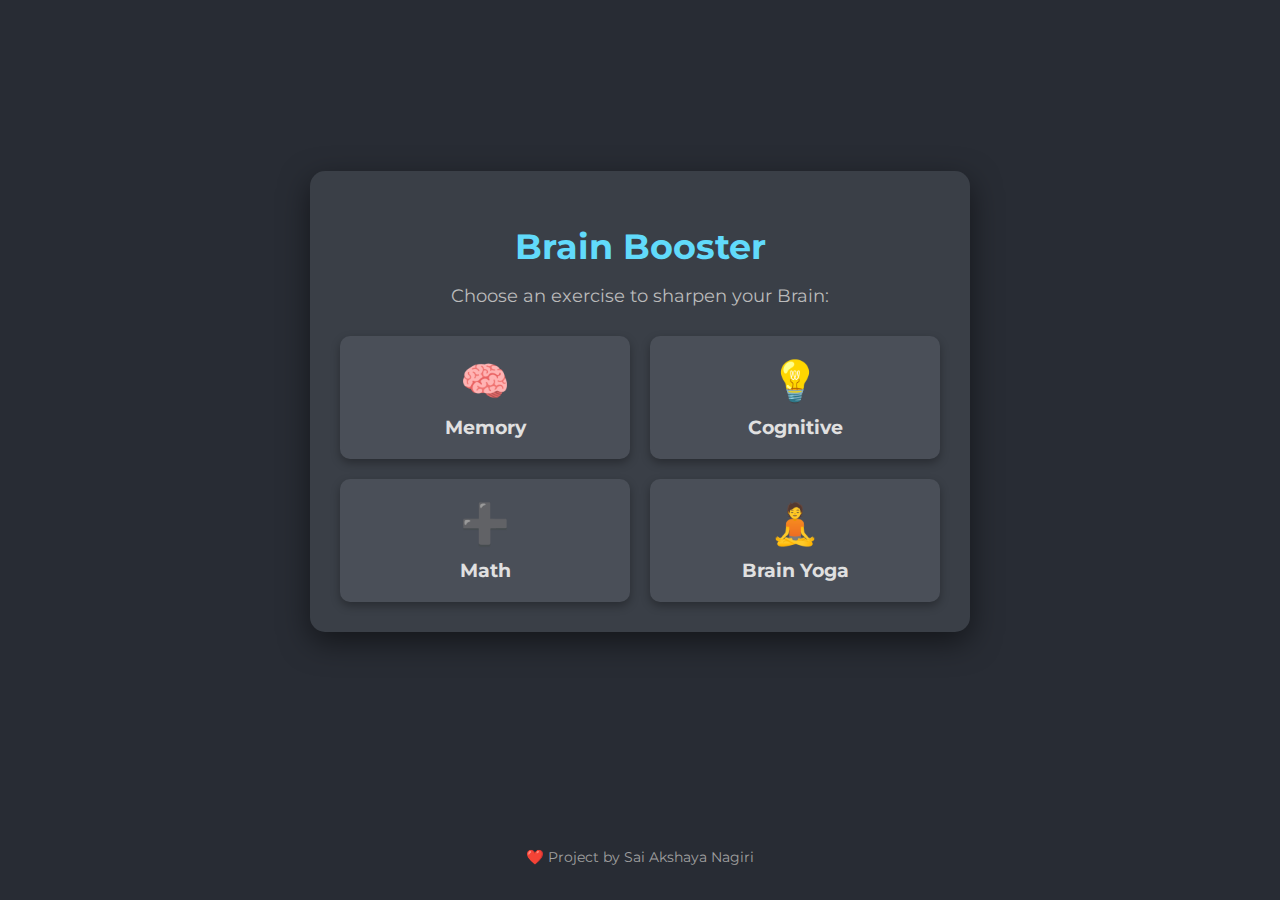
<file: index.html>
<!DOCTYPE html>
<html lang="en">
<head>
    <meta charset="UTF-8">
    <meta name="viewport" content="width=device-width, initial-scale=1.0">
    <title>Brain Booster </title>
    <link rel="stylesheet" href="style.css">
    <link href="https://fonts.googleapis.com/css2?family=Montserrat:wght@400;700&display=swap" rel="stylesheet">
</head>
<body>
    
    <div class="main-content">
        <div class="container">
            <h1>Brain Booster </h1>
            <p class="description">Choose an exercise to sharpen your Brain:</p>
            <div class="catalog-grid">
                <a href="memory.html" class="catalog-item">
                    <span class="icon">🧠</span>
                    <span class="title">Memory</span>
                </a>
                <a href="cognitive.html" class="catalog-item">
                    <span class="icon">💡</span>
                    <span class="title">Cognitive</span>
                </a>
                <a href="math.html" class="catalog-item">
                    <span class="icon">➕</span>
                    <span class="title">Math</span>
                </a>
                <a href="brainyoga.html" class="catalog-item">
                    <span class="icon">🧘</span>
                    <span class="title">Brain Yoga</span>
                </a>
            </div>
        </div>
    </div>
    <footer class="app-footer">
        <p>
            <span class="heart-emoji">❤️</span> 
            Project by Sai Akshaya Nagiri
        </p>
    </footer>
</body>
</html>
</file>
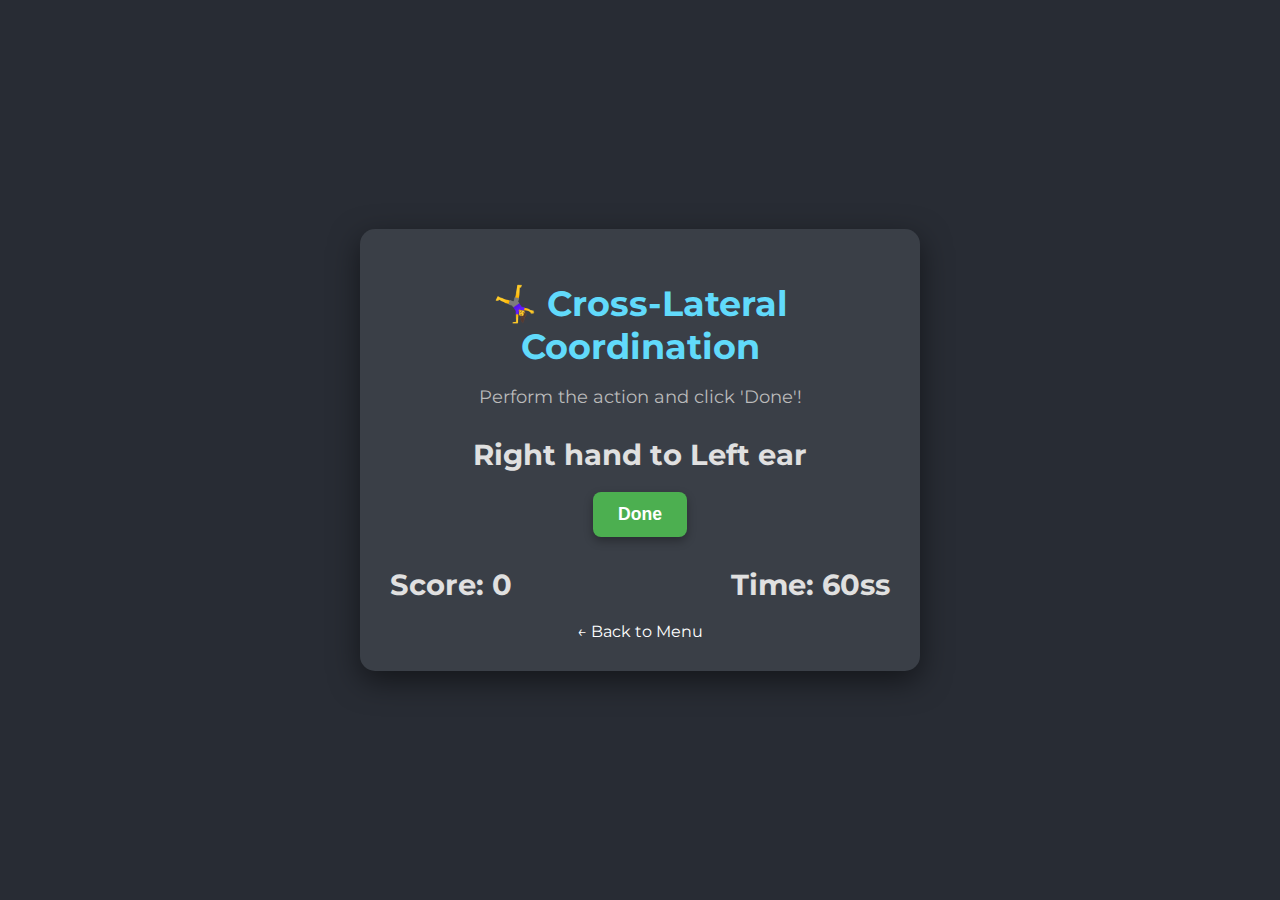
<file: brainyoga.html>
<!DOCTYPE html>
<html lang="en">
<head>
    <meta charset="UTF-8">
    <meta name="viewport" content="width=device-width, initial-scale=1.0">
    <title>🤸‍♀️ Brain Booster: Brain Yoga</title>
    <link rel="stylesheet" href="brainyoga.css">
    <link href="https://fonts.googleapis.com/css2?family=Montserrat:wght@400;700&display=swap" rel="stylesheet">
</head>
<body>
    <div class="container">
        <h1>🤸‍♀️ Cross-Lateral Coordination</h1>
        <p class="instructions">Perform the action and click 'Done'!</p>
        
        <div id="gameArea">
            <div id="instructionDisplay" class="instruction-display">Right hand to Left knee</div>
            <button id="doneButton" class="btn">Done</button>
        </div>

        <div class="controls">
            <div class="score-display">Score: <span id="score">0</span></div>
            
            <div class="timer-display">Time: <span id="timer">60</span>s</div>
        </div>
        
        <a href="index.html" class="back-btn" style="color:white;">← Back to Menu</a>
    </div>

    <script src="brainyoga.js"></script>
</body>
</html>
</file>
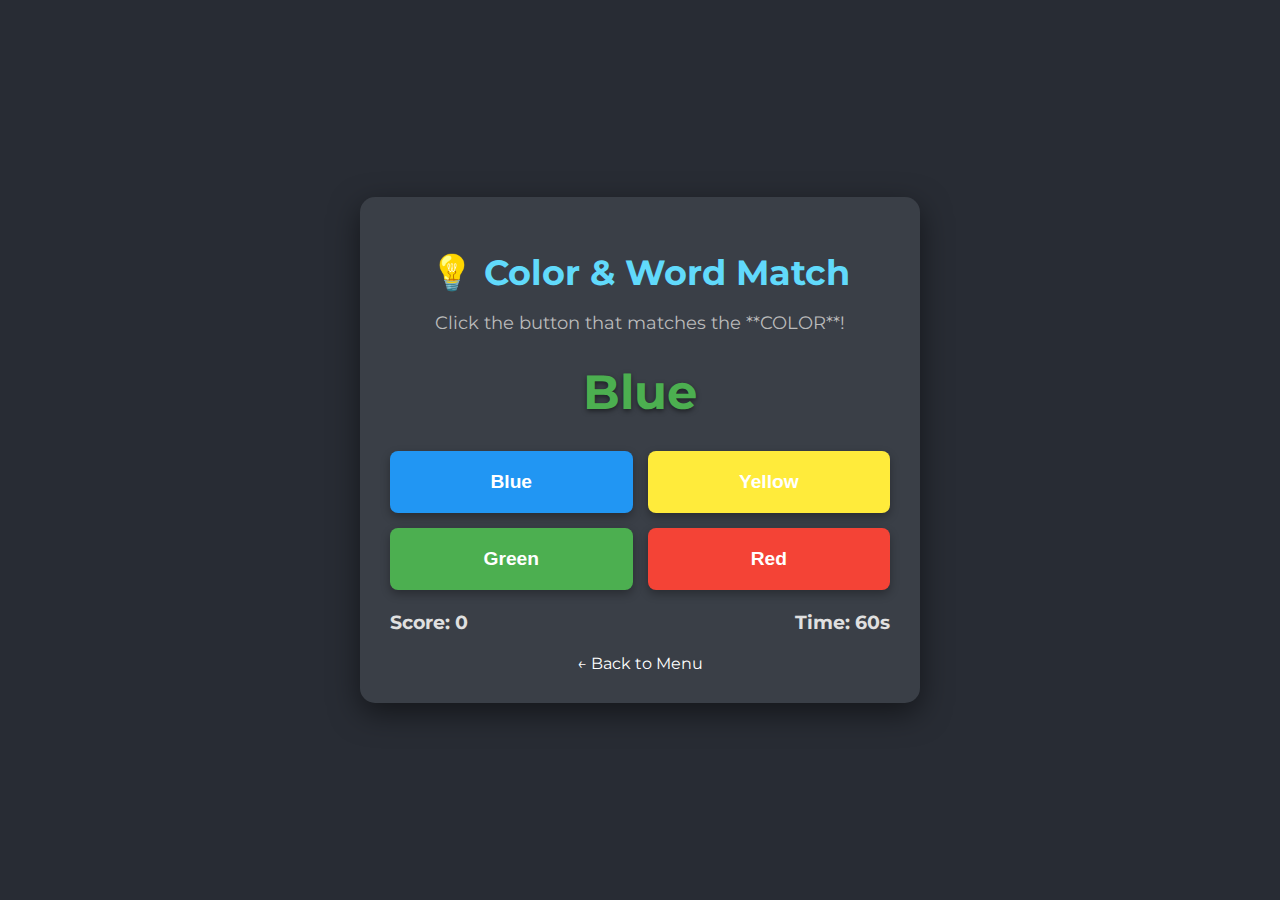
<file: cognitive.html>
<!DOCTYPE html>
<html lang="en">
<head>
    <meta charset="UTF-8">
    <meta name="viewport" content="width=device-width, initial-scale=1.0">
    <title>💡 Brain Booster: Cognitive</title>
    <link rel="stylesheet" href="cognitive.css">
    <link href="https://fonts.googleapis.com/css2?family=Montserrat:wght@400;700&display=swap" rel="stylesheet">
</head>
<body>
    <div class="container">
        <h1>💡 Color & Word Match</h1>
        <p id="instructions" class="instructions">Click the button that matches the **WORD**!</p>
        <div id="wordDisplay" class="word-display"></div>
        <div id="buttonGrid" class="button-grid">
            </div>
        <div class="controls">
            <div class="score-display">Score: <span id="score">0</span></div>
           
            <div class="timer-display">Time: <span id="timer">60</span>s</div>
        </div>
        <a href="index.html" class="back-btn" style="color:white;">← Back to Menu</a>
    </div>

    <script src="cognitive.js"></script>
</body>
</html>
</file>
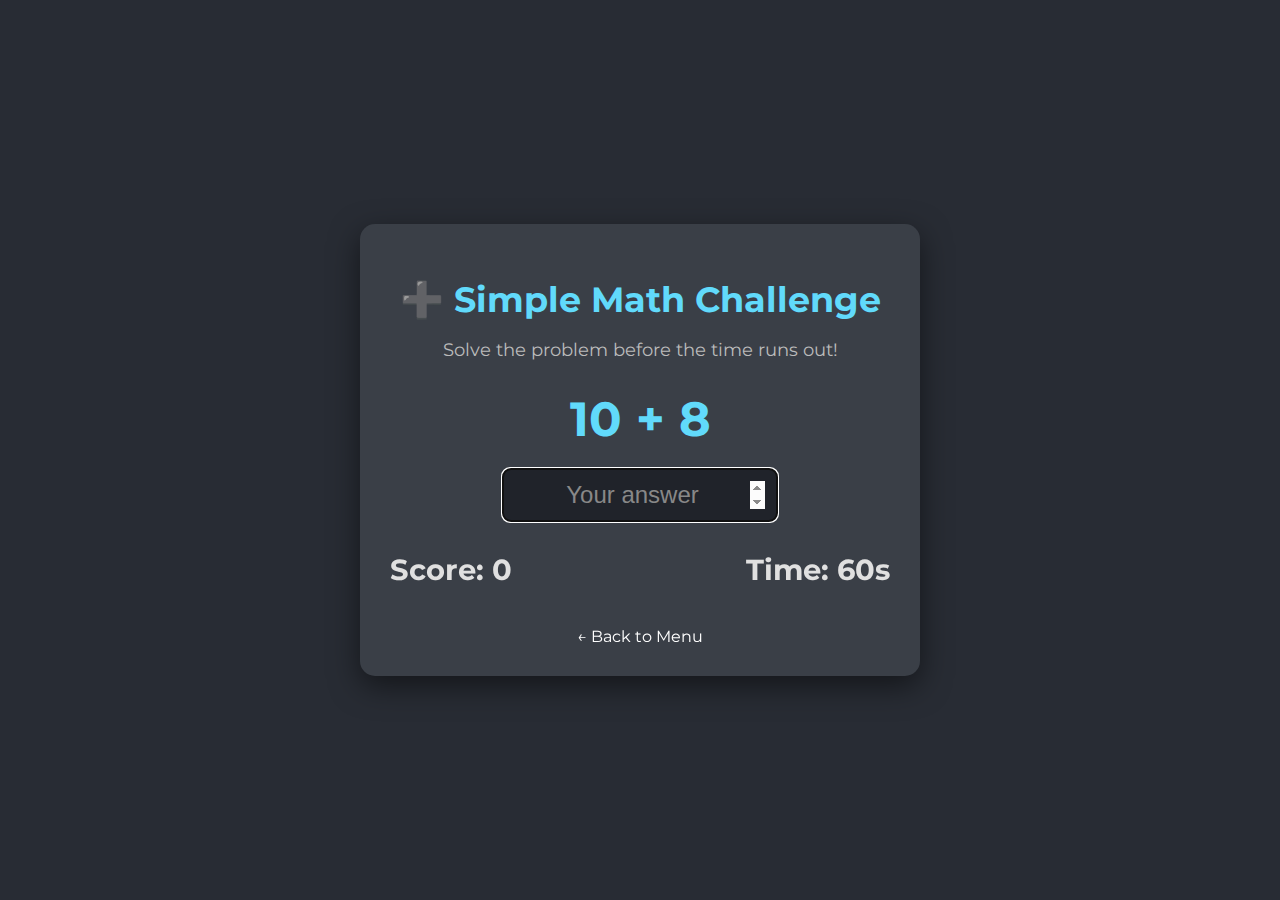
<file: math.html>
<!DOCTYPE html>
<html lang="en">
<head>
    <meta charset="UTF-8">
    <meta name="viewport" content="width=device-width, initial-scale=1.0">
    <title>➕ Brain Booster: Math</title>
    <link rel="stylesheet" href="math.css">
    <link href="https://fonts.googleapis.com/css2?family=Montserrat:wght@400;700&display=swap" rel="stylesheet">
</head>
<body>
    <div class="container">
        <h1>➕ Simple Math Challenge</h1>
        <p class="instructions">Solve the problem before the time runs out!</p>
        
        <div id="gameArea">
            <div id="problemDisplay" class="problem-display">10 + 5</div>
            <input type="number" id="answerInput" placeholder="Your answer">
        </div>

        <div class="controls">
            <div class="score-display">Score: <span id="score">0</span></div>
        
            <div class="timer-display">Time: <span id="timer">60</span>s</div>
        </div>
        
        <a href="index.html" class="back-btn" style="color:white;">← Back to Menu</a>
    </div>

    <script src="math.js"></script>
</body>
</html>
</file>
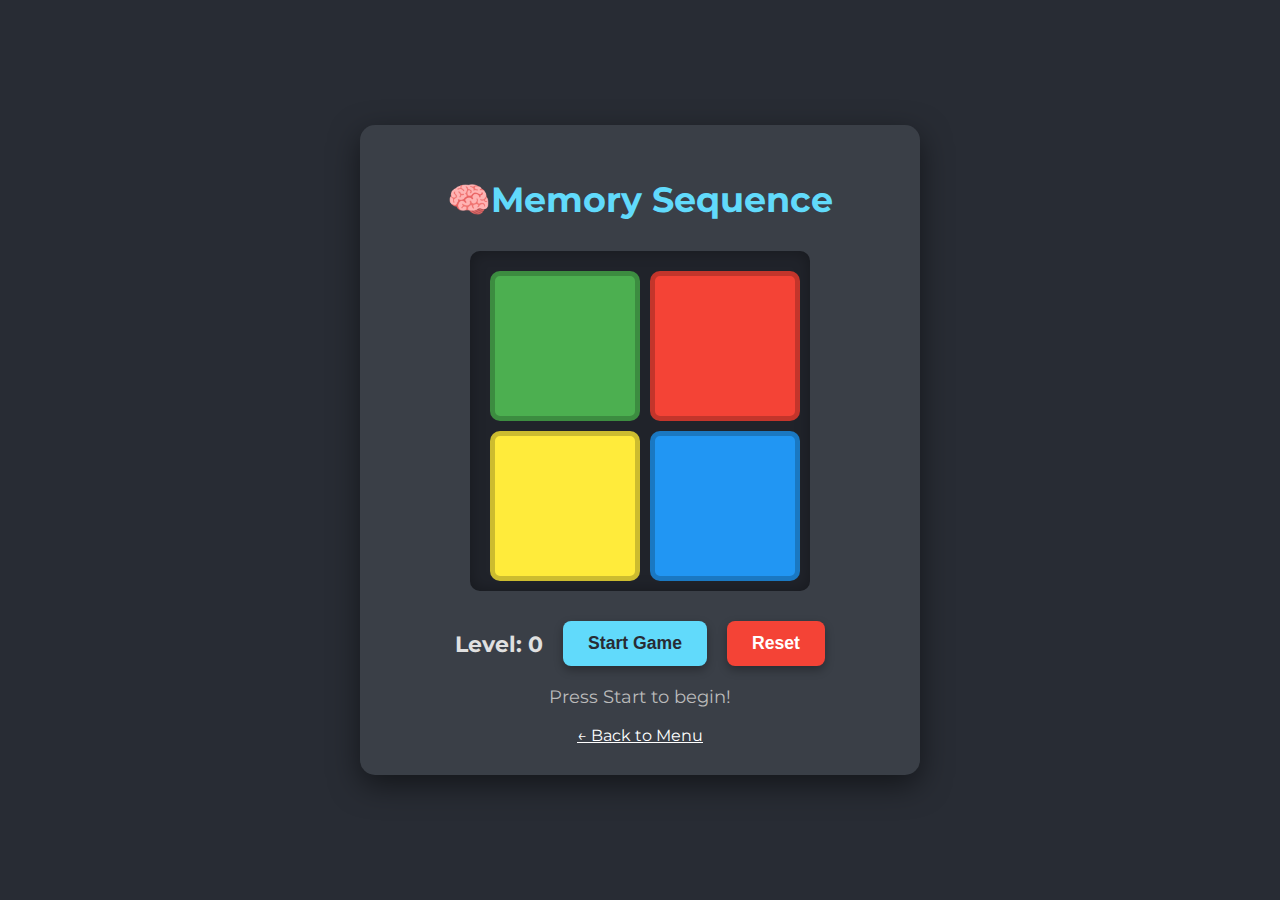
<file: memory.html>
<!DOCTYPE html>
<html lang="en">
<head>
    <meta charset="UTF-8">
    <meta name="viewport" content="width=device-width, initial-scale=1.0">
    <title> 🧠Memory Sequence</title>
    <link rel="stylesheet" href="memory.css">
    <link href="https://fonts.googleapis.com/css2?family=Montserrat:wght@400;700&display=swap" rel="stylesheet">
</head>
<body>
    <div class="container">
        <h1>🧠Memory Sequence</h1>
        <div class="game-board">
            <div class="game-pad green" data-pad="0"></div>
            <div class="game-pad red" data-pad="1"></div>
            <div class="game-pad yellow" data-pad="2"></div>
            <div class="game-pad blue" data-pad="3"></div>
        </div>
        <div class="controls">
            <div class="score-display">Level: <span id="level">0</span></div>
            <button id="startButton" class="btn">Start Game</button>
            <button id="resetButton" class="btn reset-btn">Reset</button>
        </div>
        <div id="message" class="message">Press Start to begin!</div>
        <br>
        <a href="index.html" class="back-btn" style="color:white;">← Back to Menu</a>
    </div>

    <script src="memory.js"></script>
</body>
</html>
</file>
<file: style.css>
body {
    font-family: 'Montserrat', sans-serif;
    background-color: #282c34;
    color: #e0e0e0;
    /* Flexbox rules to push footer to the bottom */
    display: flex;
    flex-direction: column;
    min-height: 100vh;
    margin: 0;
    padding: 20px;
    box-sizing: border-box;
}

.main-content {
    flex-grow: 1; /* This pushes the footer down */
    display: flex;
    justify-content: center;
    align-items: center;
}

.container {
    background-color: #3a3f47;
    border-radius: 15px;
    padding: 30px;
    box-shadow: 0 10px 30px rgba(0, 0, 0, 0.5);
    text-align: center;
    max-width: 600px;
    width: 100%;
}

h1 {
    color: #61dafb;
    margin-bottom: 10px;
    font-size: 2.2em;
}

.description {
    font-size: 1.1em;
    color: #bbbbbb;
    margin-bottom: 30px;
}

.catalog-grid {
    display: grid;
    grid-template-columns: repeat(2, 1fr);
    gap: 20px;
}

.catalog-item {
    background-color: #4a4f58;
    border-radius: 10px;
    padding: 20px;
    text-decoration: none;
    color: #e0e0e0;
    transition: background-color 0.2s ease, transform 0.2s ease;
    display: flex;
    flex-direction: column;
    align-items: center;
    justify-content: center;
    box-shadow: 0 4px 10px rgba(0, 0, 0, 0.3);
}

.catalog-item:hover {
    background-color: #5a6068;
    transform: translateY(-5px);
}

.icon {
    font-size: 2.5em;
    margin-bottom: 10px;
}

.title {
    font-size: 1.2em;
    font-weight: 700;
}

.app-footer {
    margin-top: 50px;
    font-size: 0.9em;
    color: #a0a0a0;
    text-align: center;
}

.app-footer .heart-emoji {
    color: #e60000;
}
</file>
<file: brainyoga.css>
body {
    font-family: 'Montserrat', sans-serif;
    background-color: #282c34;
    color: #e0e0e0;
    display: flex;
    justify-content: center;
    align-items: center;
    min-height: 100vh;
    margin: 0;
    padding: 20px;
    box-sizing: border-box;
}

.container {
    background-color: #3a3f47;
    border-radius: 15px;
    padding: 30px;
    box-shadow: 0 10px 30px rgba(0, 0, 0, 0.5);
    text-align: center;
    max-width: 500px;
    width: 100%;
}

h1 {
    color: #61dafb;
    margin-bottom: 10px;
    font-size: 2.2em;
}

.instructions {
    font-size: 1.1em;
    color: #bbbbbb;
    margin-bottom: 30px;
}

#gameArea {
    margin-bottom: 30px;
}

#instructionDisplay {
    font-size: 1.8em;
    font-weight: 700;
    margin-bottom: 20px;
    color: #e0e0e0;
}

.btn {
    padding: 12px 25px;
    font-size: 1.1em;
    font-weight: 700;
    border: none;
    border-radius: 8px;
    cursor: pointer;
    background-color: #4CAF50; /* Green for 'Done' button */
    color: white;
    box-shadow: 0 4px 10px rgba(0, 0, 0, 0.3);
    transition: transform 0.1s ease;
}

.btn:hover {
    background-color: #388E3C;
    transform: translateY(-2px);
}

.controls {
    display: flex;
    justify-content: space-between;
    align-items: center;
    font-size: 1.2em;
    font-weight: 700;
    color: #e0e0e0;
    margin-top: 20px;
}

.score-display, .timer-display {
    font-size: 1.5em;
}

.back-btn {
    display: inline-block;
    margin-top: 20px;
    color: #61dafb;
    text-decoration: none;
    font-size: 1em;
    transition: color 0.2s ease;
}

.back-btn:hover {
    color: #21a1f1;
}
</file>
<file: cognitive.css>
body {
    font-family: 'Montserrat', sans-serif;
    background-color: #282c34;
    color: #e0e0e0;
    display: flex;
    justify-content: center;
    align-items: center;
    min-height: 100vh;
    margin: 0;
    padding: 20px;
    box-sizing: border-box;
}

.container {
    background-color: #3a3f47;
    border-radius: 15px;
    padding: 30px;
    box-shadow: 0 10px 30px rgba(0, 0, 0, 0.5);
    text-align: center;
    max-width: 500px;
    width: 100%;
}

h1 {
    color: #61dafb;
    margin-bottom: 10px;
    font-size: 2.2em;
}

.instructions {
    font-size: 1.1em;
    color: #bbbbbb;
    margin-bottom: 30px;
}

.word-display {
    font-size: 3em;
    font-weight: 700;
    margin-bottom: 30px;
    text-shadow: 0 2px 5px rgba(0, 0, 0, 0.5);
}

.button-grid {
    display: grid;
    grid-template-columns: repeat(2, 1fr);
    gap: 15px;
    margin-bottom: 20px;
}

.color-btn {
    padding: 20px;
    font-size: 1.2em;
    font-weight: 700;
    color: white;
    border: none;
    border-radius: 8px;
    cursor: pointer;
    box-shadow: 0 4px 10px rgba(0, 0, 0, 0.3);
    transition: transform 0.1s ease;
}

.color-btn:hover {
    transform: translateY(-2px);
}

.controls {
    display: flex;
    justify-content: space-between;
    align-items: center;
    font-size: 1.2em;
    font-weight: 700;
    color: #e0e0e0;
}

.back-btn {
    display: inline-block;
    margin-top: 20px;
    color: #61dafb;
    text-decoration: none;
    font-size: 1em;
    transition: color 0.2s ease;
}

.back-btn:hover {
    color: #21a1f1;
}
</file>
<file: math.css>
body {
    font-family: 'Montserrat', sans-serif;
    background-color: #282c34;
    color: #e0e0e0;
    display: flex;
    justify-content: center;
    align-items: center;
    min-height: 100vh;
    margin: 0;
    padding: 20px;
    box-sizing: border-box;
}

.container {
    background-color: #3a3f47;
    border-radius: 15px;
    padding: 30px;
    box-shadow: 0 10px 30px rgba(0, 0, 0, 0.5);
    text-align: center;
    max-width: 500px;
    width: 100%;
}

h1 {
    color: #61dafb;
    margin-bottom: 10px;
    font-size: 2.2em;
}

.instructions {
    font-size: 1.1em;
    color: #bbbbbb;
    margin-bottom: 30px;
}

#gameArea {
    margin-bottom: 30px;
}

#problemDisplay {
    font-size: 3em;
    font-weight: 700;
    margin-bottom: 20px;
    color: #61dafb;
}

#answerInput {
    width: 80%;
    max-width: 250px;
    padding: 12px;
    font-size: 1.5em;
    text-align: center;
    border-radius: 8px;
    border: 1px solid #4a4f58;
    background-color: #20232a;
    color: #e0e0e0;
}

#answerInput::placeholder {
    color: #888;
}

.controls {
    display: flex;
    justify-content: space-between;
    align-items: center;
    font-size: 1.2em;
    font-weight: 700;
    color: #e0e0e0;
    margin-bottom: 20px;
}

.score-display, .timer-display {
    font-size: 1.5em;
}

.back-btn {
    display: inline-block;
    margin-top: 20px;
    color: #61dafb;
    text-decoration: none;
    font-size: 1em;
    transition: color 0.2s ease;
}

.back-btn:hover {
    color: #21a1f1;
}
</file>
<file: memory.css>
body {
    font-family: 'Montserrat', sans-serif;
    background-color: #282c34; 
    color: #e0e0e0; 
    display: flex;
    justify-content: center;
    align-items: center;
    min-height: 100vh;
    margin: 0;
    padding: 20px;
    box-sizing: border-box;
}

.container {
    background-color: #3a3f47;
    border-radius: 15px;
    padding: 30px;
    box-shadow: 0 10px 30px rgba(0, 0, 0, 0.5);
    text-align: center;
    max-width: 500px;
    width: 100%;
}

h1 {
    color: #61dafb; 
    margin-bottom: 30px;
    font-size: 2.2em;
}

.game-board {
    display: grid;
    grid-template-columns: repeat(2, 1fr);
    grid-template-rows: repeat(2, 1fr);
    gap: 20px;
    width: 300px;
    height: 300px;
    margin: 0 auto 30px auto;
    background-color: #20232a;
    border-radius: 10px;
    padding: 20px;
    box-shadow: inset 0 0 15px rgba(0, 0, 0, 0.3);
}

.game-pad {
    width: 100%;
    height: 100%;
    border-radius: 10px;
    cursor: pointer;
    border: 5px solid rgba(0, 0, 0, 0.2);
    transition: background-color 0.1s ease-out, transform 0.1s ease-out;
}

/* Pad Colors */
.game-pad.green { background-color: #4CAF50; } 
.game-pad.red { background-color: #F44336; }    
.game-pad.yellow { background-color: #FFEB3B; } 
.game-pad.blue { background-color: #2196F3; }   


.game-pad.green.active { background-color: #81C784; box-shadow: 0 0 20px #81C784; }
.game-pad.red.active { background-color: #E57373; box-shadow: 0 0 20px #E57373; }
.game-pad.yellow.active { background-color: #FFF176; box-shadow: 0 0 20px #FFF176; }
.game-pad.blue.active { background-color: #64B5F6; box-shadow: 0 0 20px #64B5F6; }


.game-pad:hover {
    transform: scale(1.03);
}


.game-pad.disabled:hover {
    transform: none;
    cursor: default;
}

.controls {
    display: flex;
    justify-content: center;
    align-items: center;
    gap: 20px;
    margin-bottom: 20px;
}

.score-display {
    font-size: 1.4em;
    font-weight: 700;
    color: #e0e0e0;
}

.btn {
    padding: 12px 25px;
    font-size: 1.1em;
    font-weight: 700;
    border: none;
    border-radius: 8px;
    cursor: pointer;
    transition: background-color 0.2s ease, transform 0.1s ease;
    background-color: #61dafb; /* Accent color */
    color: #282c34;
    box-shadow: 0 4px 10px rgba(0, 0, 0, 0.3);
}

.btn:hover {
    background-color: #21a1f1;
    transform: translateY(-2px);
}

.btn:active {
    transform: translateY(0);
}

.btn.reset-btn {
    background-color: #f44336; 
    color: white;
}

.btn.reset-btn:hover {
    background-color: #d32f2f;
}

.message {
    font-size: 1.1em;
    color: #bbbbbb;
    min-height: 20px; 
}
</file>
